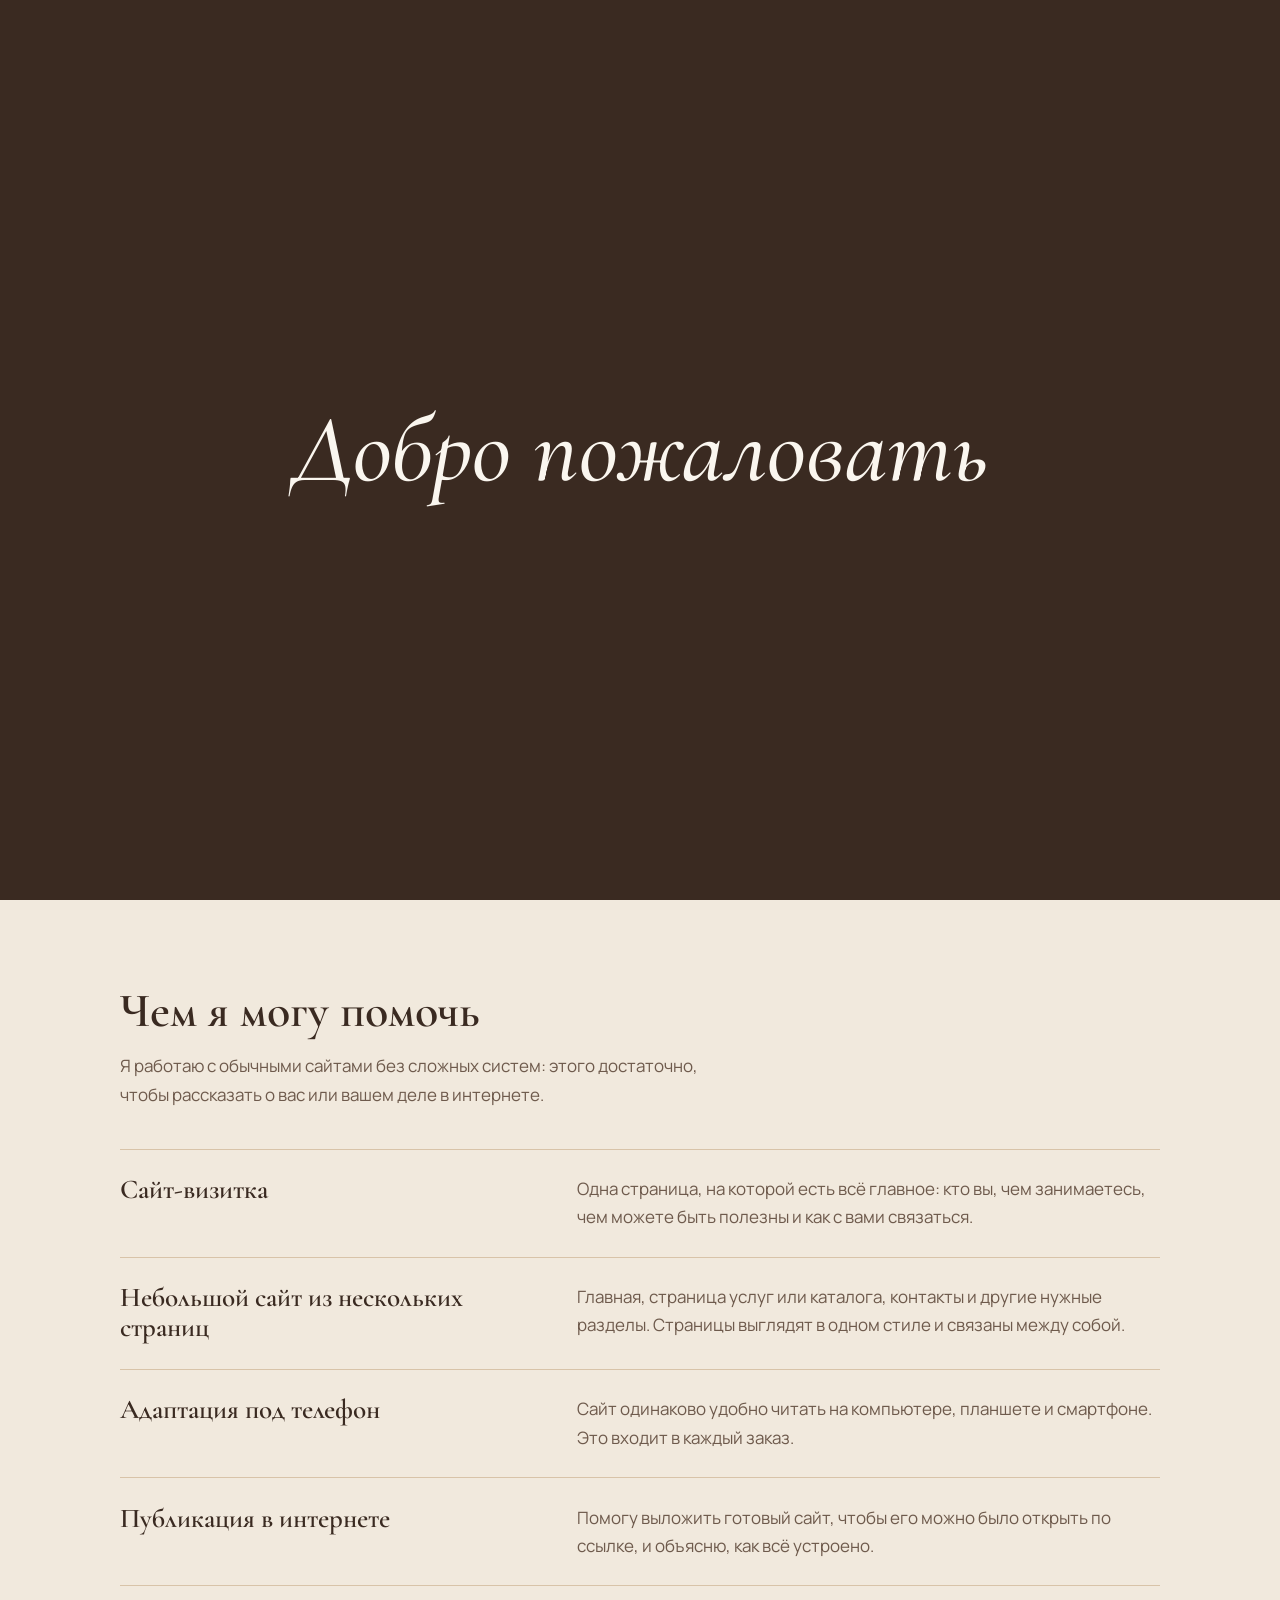
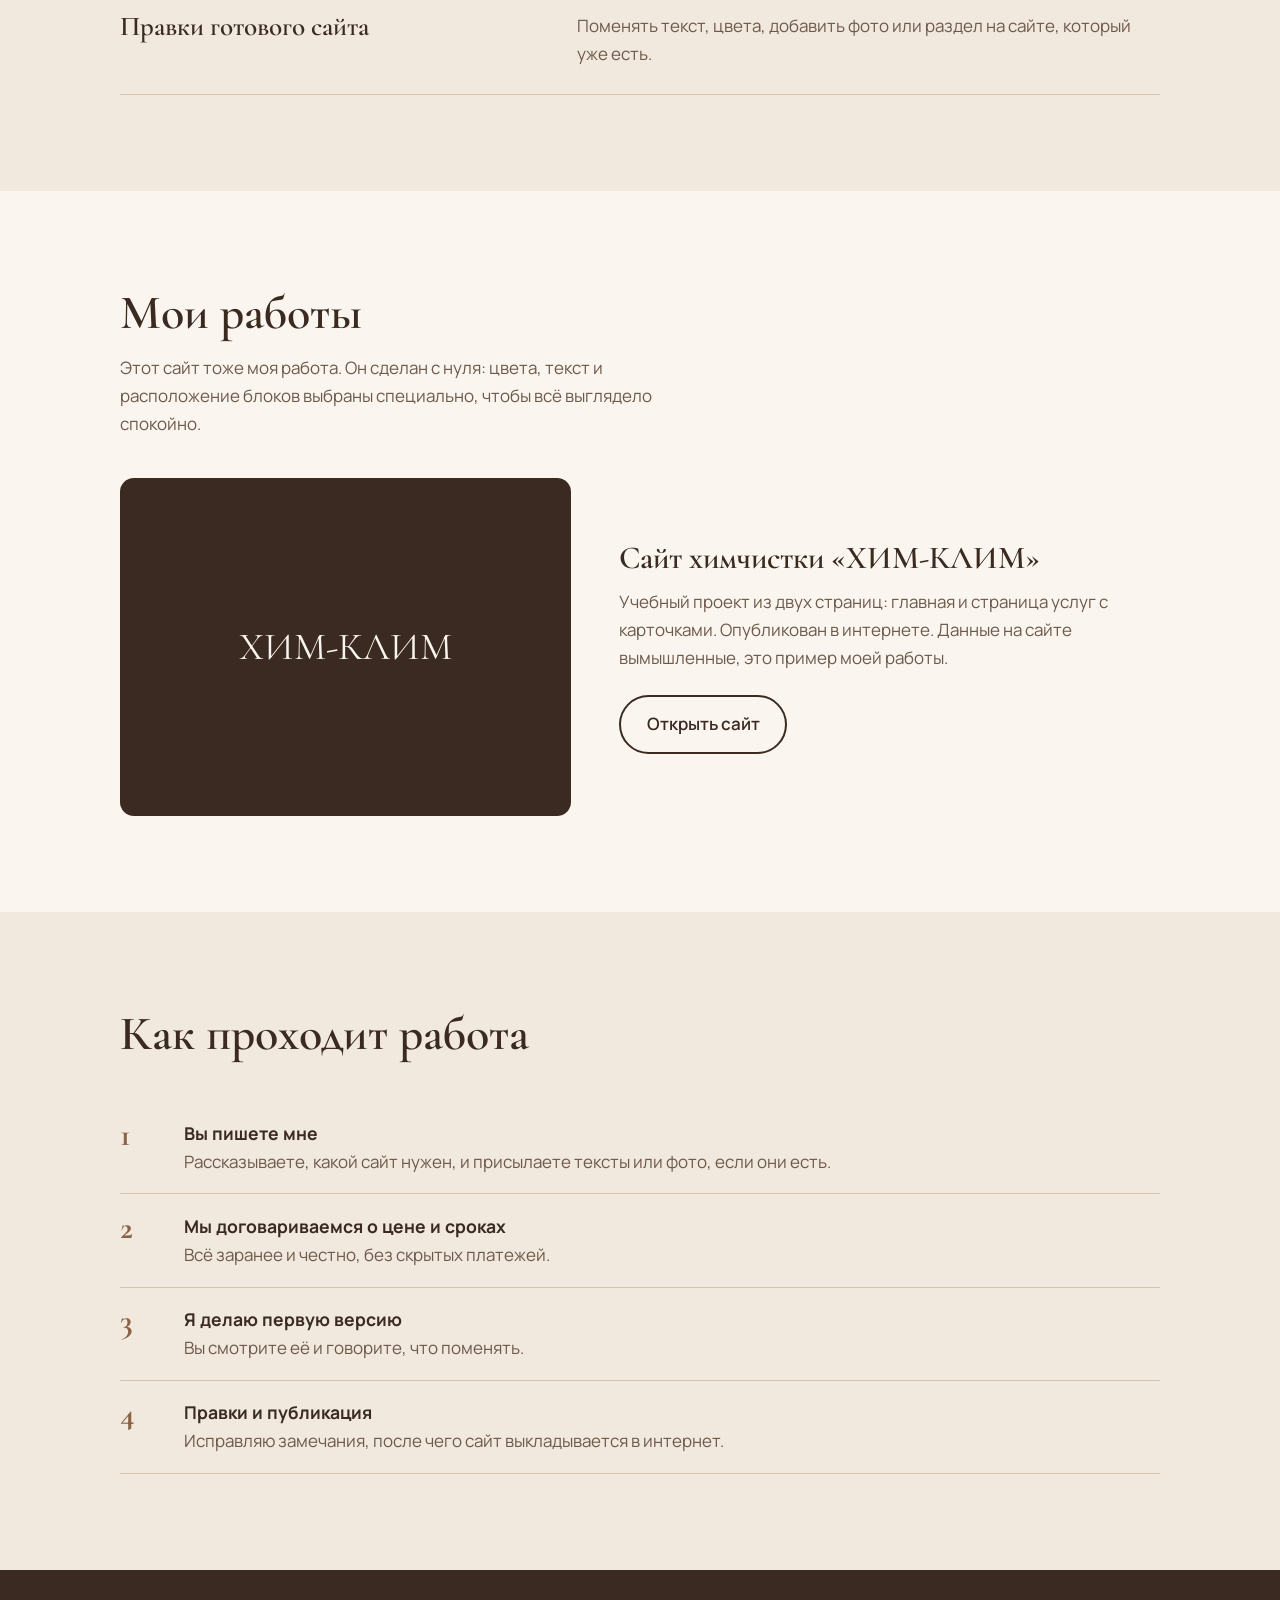
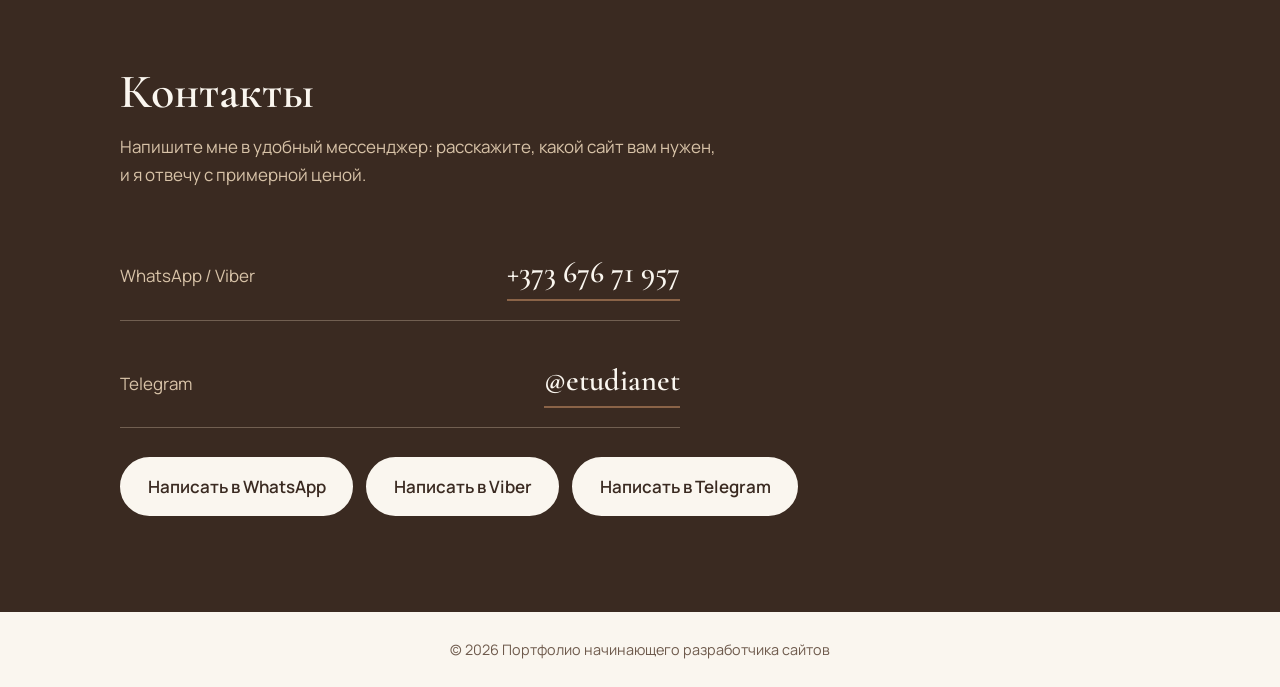
<file: index.html>
<!DOCTYPE html>
<html lang="ru">
<head>
  <meta charset="UTF-8">
  <meta name="viewport" content="width=device-width, initial-scale=1">
  <title>Сайты за небольшую стоимость — портфолио начинающего разработчика</title>
  <meta name="description" content="Начинающий разработчик сайтов. Делаю аккуратные сайты-визитки и небольшие сайты за небольшую стоимость.">

  <link rel="preconnect" href="https://fonts.googleapis.com">
  <link rel="preconnect" href="https://fonts.gstatic.com" crossorigin>
  <link href="https://fonts.googleapis.com/css2?family=Cormorant+Garamond:ital,wght@0,500;0,600;0,700;1,500&family=Manrope:wght@400;500;600&display=swap" rel="stylesheet">

  <link rel="stylesheet" href="style.css">
  <noscript><style>.welcome { display: none; }</style></noscript>
</head>
<body class="locked">

  <!-- Всплывающее приветствие -->
  <div class="welcome" id="welcome" role="dialog" aria-label="Приветствие">
    <p>Добро пожаловать</p>
  </div>

  <header class="nav">
    <div class="wrap">
      <a class="logo" href="#home">Портфолио</a>
      <nav aria-label="Главное меню">
        <ul>
          <li><a href="#home">Главная</a></li>
          <li><a href="#services">Услуги</a></li>
          <li><a href="#works">Работы</a></li>
          <li><a href="prices.html">Цены</a></li>
          <li><a href="#contacts">Контакты</a></li>
        </ul>
      </nav>
    </div>
  </header>

  <main>
    <!-- Главная -->
    <div class="hero" id="home">
      <div class="wrap">
        <h1>Здравствуйте!Меня зовут Климов Дмитрий, я начинающий разработчик сайтов.
        <p class="lead">
          Я начинающий разработчик сайтов и беру за работу небольшую стоимость.
          Каждый заказ делаю внимательно и аккуратно: простой, спокойный дизайн,
          понятный текст и сайт, который удобно открывать с телефона.
        </p>
        <div class="actions">
          <a class="btn" href="#contacts">Связаться со мной</a>
          <a class="btn ghost" href="prices.html">Посмотреть цены</a>
        </div>
      </div>
    </div>

    <!-- Услуги -->
    <section class="alt" id="services">
      <div class="wrap">
        <div class="section-head">
          <h2>Чем я могу помочь</h2>
          <p>Я работаю с обычными сайтами без сложных систем: этого достаточно, чтобы рассказать о вас или вашем деле в интернете.</p>
        </div>
        <ul class="rows">
          <li>
            <h3>Сайт-визитка</h3>
            <p>Одна страница, на которой есть всё главное: кто вы, чем занимаетесь, чем можете быть полезны и как с вами связаться.</p>
          </li>
          <li>
            <h3>Небольшой сайт из нескольких страниц</h3>
            <p>Главная, страница услуг или каталога, контакты и другие нужные разделы. Страницы выглядят в одном стиле и связаны между собой.</p>
          </li>
          <li>
            <h3>Адаптация под телефон</h3>
            <p>Сайт одинаково удобно читать на компьютере, планшете и смартфоне. Это входит в каждый заказ.</p>
          </li>
          <li>
            <h3>Публикация в интернете</h3>
            <p>Помогу выложить готовый сайт, чтобы его можно было открыть по ссылке, и объясню, как всё устроено.</p>
          </li>
          <li>
            <h3>Правки готового сайта</h3>
            <p>Поменять текст, цвета, добавить фото или раздел на сайте, который уже есть.</p>
          </li>
        </ul>
      </div>
    </section>

    <!-- Работы -->
    <section id="works">
      <div class="wrap">
        <div class="section-head">
          <h2>Мои работы</h2>
          <p>Этот сайт тоже моя работа. Он сделан с нуля: цвета, текст и расположение блоков выбраны специально, чтобы всё выглядело спокойно.</p>
        </div>
        <div class="work">
          <div class="work-preview" aria-hidden="true">ХИМ-КЛИМ</div>
          <div>
            <h3>Сайт химчистки «ХИМ-КЛИМ»</h3>
            <p>Учебный проект из двух страниц: главная и страница услуг с карточками. Опубликован в интернете. Данные на сайте вымышленные, это пример моей работы.</p>
            <!-- Вставьте сюда ссылку на ваш сайт на GitHub Pages вместо # -->
            <a class="btn ghost" href="https://klimovmitea-commits.github.io/him-klim-site/" target="_blank" rel="noopener">Открыть сайт</a>
          </div>
        </div>
      </div>
    </section>

    <!-- Как я работаю -->
    <section class="alt" id="process">
      <div class="wrap">
        <div class="section-head">
          <h2>Как проходит работа</h2>
        </div>
        <ol class="steps">
          <li><div><strong>Вы пишете мне</strong><span>Рассказываете, какой сайт нужен, и присылаете тексты или фото, если они есть.</span></div></li>
          <li><div><strong>Мы договариваемся о цене и сроках</strong><span>Всё заранее и честно, без скрытых платежей.</span></div></li>
          <li><div><strong>Я делаю первую версию</strong><span>Вы смотрите её и говорите, что поменять.</span></div></li>
          <li><div><strong>Правки и публикация</strong><span>Исправляю замечания, после чего сайт выкладывается в интернет.</span></div></li>
        </ol>
      </div>
    </section>

    <!-- Контакты -->
    <section class="contacts" id="contacts">
      <div class="wrap">
        <div class="section-head">
          <h2>Контакты</h2>
          <p>Напишите мне в удобный мессенджер: расскажите, какой сайт вам нужен, и я отвечу с примерной ценой.</p>
        </div>
        <div class="contact-list">
          <div class="contact-item">
            <span class="label">WhatsApp / Viber</span>
            <a href="tel:+37367671957">+373 676 71 957</a>
          </div>
          <div class="contact-item">
            <span class="label">Telegram</span>
            <a href="https://t.me/etudianet" target="_blank" rel="noopener">@etudianet</a>
          </div>
        </div>
        <div class="msg-links">
          <a class="btn" href="https://wa.me/37367671957" target="_blank" rel="noopener">Написать в WhatsApp</a>
          <a class="btn" href="viber://chat?number=%2B37367671957">Написать в Viber</a>
          <a class="btn" href="https://t.me/etudianet" target="_blank" rel="noopener">Написать в Telegram</a>
        </div>
      </div>
    </section>
  </main>

  <footer>
    <div class="wrap">© 2026 Портфолио начинающего разработчика сайтов</div>
  </footer>

  <script>
    (function () {
      var welcome = document.getElementById('welcome');
      var seen = false;

      // Если человек уже видел приветствие в этой вкладке (например, вернулся со страницы цен), не показываем снова
      try { seen = sessionStorage.getItem('welcomeSeen') === '1'; } catch (e) {}

      function hide() {
        welcome.classList.add('gone');
        document.body.classList.remove('locked');
        try { sessionStorage.setItem('welcomeSeen', '1'); } catch (e) {}
        setTimeout(function () { welcome.style.display = 'none'; }, 1000);
      }

      if (seen) {
        welcome.style.display = 'none';
        document.body.classList.remove('locked');
      } else {
        setTimeout(hide, 2300);
        welcome.addEventListener('click', hide);
      }
    })();
  </script>
</body>
</html>
</file>
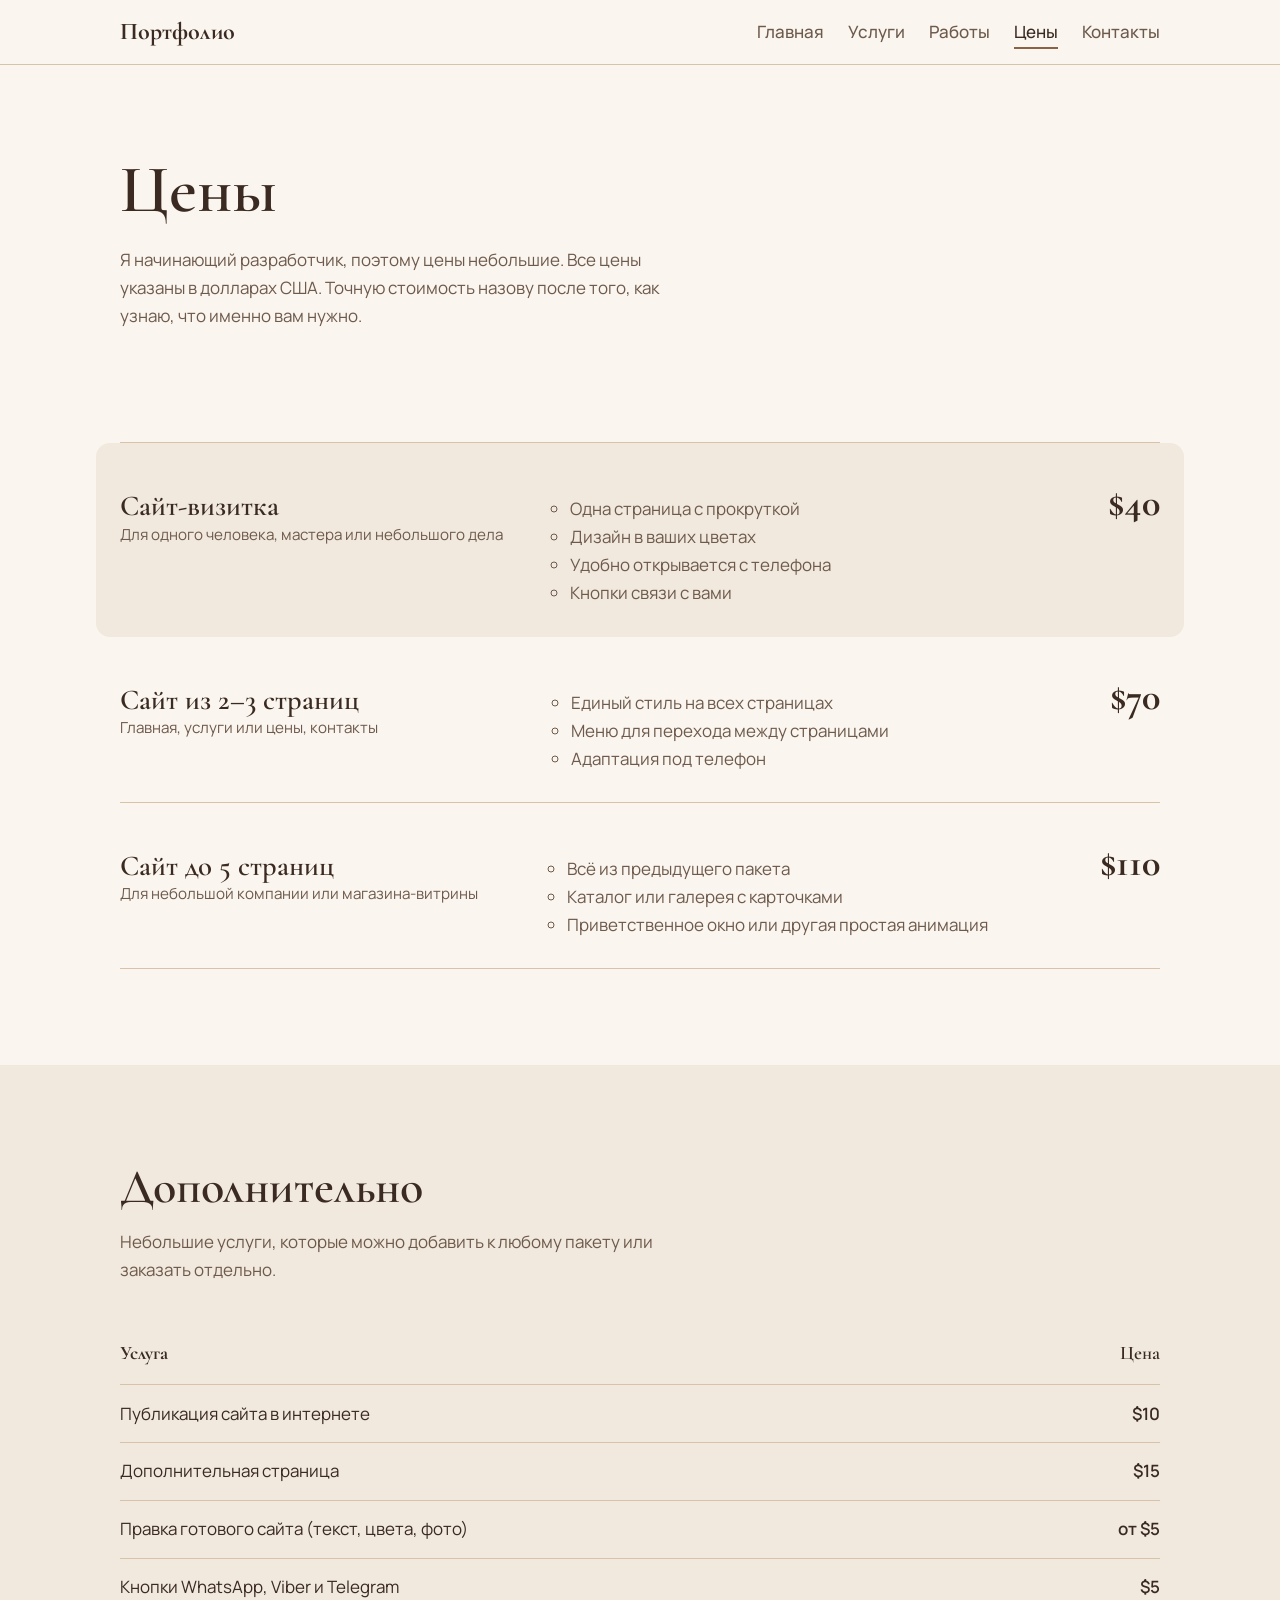
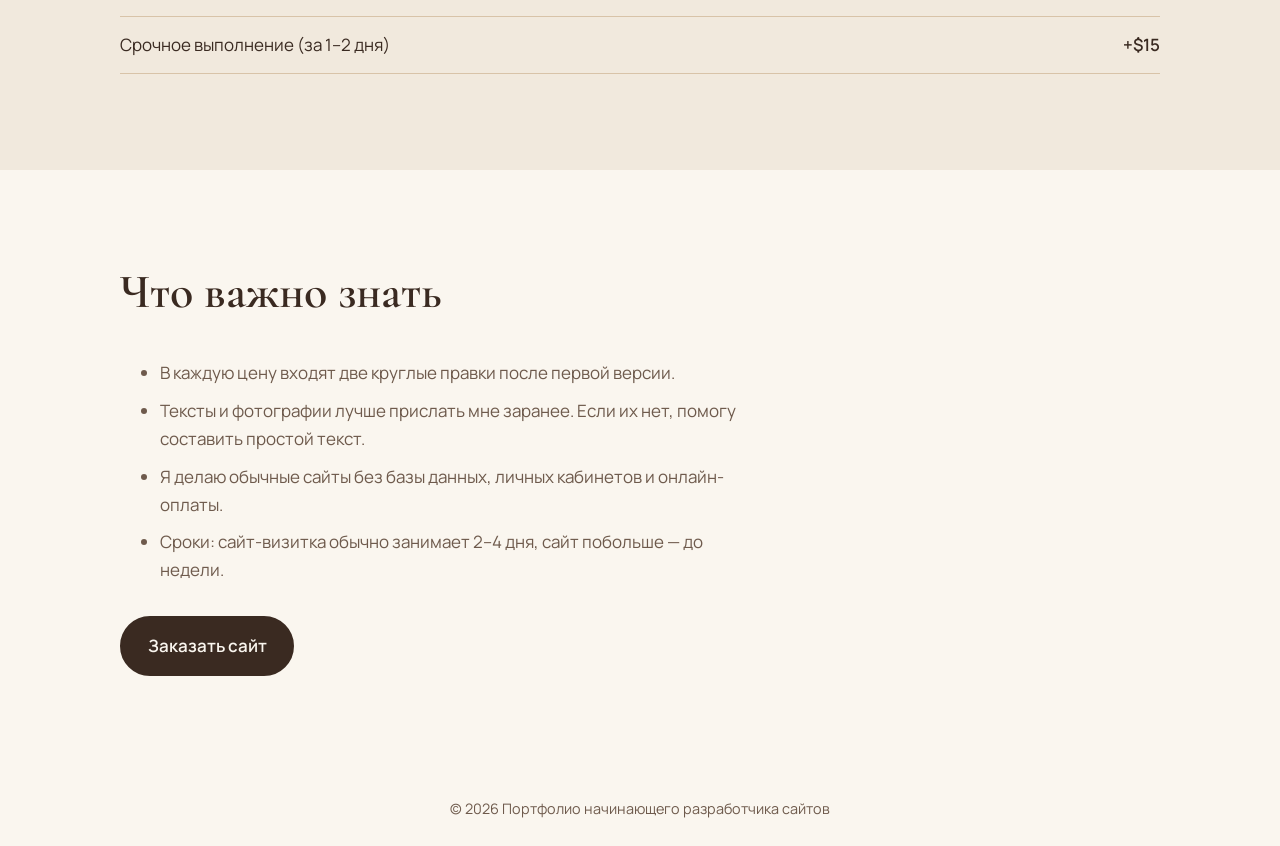
<file: prices.html>
<!DOCTYPE html>
<html lang="ru">
<head>
  <meta charset="UTF-8">
  <meta name="viewport" content="width=device-width, initial-scale=1">
  <title>Цены — сайты за небольшую стоимость</title>
  <meta name="description" content="Прайс-лист на создание простых сайтов. Сайт-визитка от $40.">

  <link rel="preconnect" href="https://fonts.googleapis.com">
  <link rel="preconnect" href="https://fonts.gstatic.com" crossorigin>
  <link href="https://fonts.googleapis.com/css2?family=Cormorant+Garamond:ital,wght@0,500;0,600;0,700;1,500&family=Manrope:wght@400;500;600&display=swap" rel="stylesheet">

  <link rel="stylesheet" href="style.css">
</head>
<body>

  <header class="nav">
    <div class="wrap">
      <a class="logo" href="index.html">Портфолио</a>
      <nav aria-label="Главное меню">
        <ul>
          <li><a href="index.html">Главная</a></li>
          <li><a href="index.html#services">Услуги</a></li>
          <li><a href="index.html#works">Работы</a></li>
          <li><a href="prices.html" aria-current="page">Цены</a></li>
          <li><a href="index.html#contacts">Контакты</a></li>
        </ul>
      </nav>
    </div>
  </header>

  <main>
    <div class="page-title">
      <div class="wrap">
        <h1>Цены</h1>
        <p>Я начинающий разработчик, поэтому цены небольшие. Все цены указаны в долларах США. Точную стоимость назову после того, как узнаю, что именно вам нужно.</p>
      </div>
    </div>

    <section>
      <div class="wrap">
        <ul class="packages">
          <li class="package main">
            <h3>Сайт-визитка<span class="for">Для одного человека, мастера или небольшого дела</span></h3>
            <ul>
              <li>Одна страница с прокруткой</li>
              <li>Дизайн в ваших цветах</li>
              <li>Удобно открывается с телефона</li>
              <li>Кнопки связи с вами</li>
            </ul>
            <div class="price">$40</div>
          </li>
          <li class="package">
            <h3>Сайт из 2–3 страниц<span class="for">Главная, услуги или цены, контакты</span></h3>
            <ul>
              <li>Единый стиль на всех страницах</li>
              <li>Меню для перехода между страницами</li>
              <li>Адаптация под телефон</li>
            </ul>
            <div class="price">$70</div>
          </li>
          <li class="package">
            <h3>Сайт до 5 страниц<span class="for">Для небольшой компании или магазина-витрины</span></h3>
            <ul>
              <li>Всё из предыдущего пакета</li>
              <li>Каталог или галерея с карточками</li>
              <li>Приветственное окно или другая простая анимация</li>
            </ul>
            <div class="price">$110</div>
          </li>
        </ul>
      </div>
    </section>

    <section class="alt">
      <div class="wrap">
        <div class="section-head">
          <h2>Дополнительно</h2>
          <p>Небольшие услуги, которые можно добавить к любому пакету или заказать отдельно.</p>
        </div>
        <div class="table-scroll">
          <table>
            <thead>
              <tr><th scope="col">Услуга</th><th scope="col">Цена</th></tr>
            </thead>
            <tbody>
              <tr><td>Публикация сайта в интернете</td><td>$10</td></tr>
              <tr><td>Дополнительная страница</td><td>$15</td></tr>
              <tr><td>Правка готового сайта (текст, цвета, фото)</td><td>от $5</td></tr>
              <tr><td>Кнопки WhatsApp, Viber и Telegram</td><td>$5</td></tr>
              <tr><td>Срочное выполнение (за 1–2 дня)</td><td>+$15</td></tr>
            </tbody>
          </table>
        </div>
      </div>
    </section>

    <section>
      <div class="wrap">
        <div class="section-head">
          <h2>Что важно знать</h2>
        </div>
        <ul class="notes">
          <li>В каждую цену входят две круглые правки после первой версии.</li>
          <li>Тексты и фотографии лучше прислать мне заранее. Если их нет, помогу составить простой текст.</li>
          <li>Я делаю обычные сайты без базы данных, личных кабинетов и онлайн-оплаты.</li>
          <li>Сроки: сайт-визитка обычно занимает 2–4 дня, сайт побольше — до недели.</li>
        </ul>
        <div class="actions" style="margin-top: 2rem;">
          <a class="btn" href="index.html#contacts">Заказать сайт</a>
        </div>
      </div>
    </section>
  </main>

  <footer>
    <div class="wrap">© 2026 Портфолио начинающего разработчика сайтов</div>
  </footer>

</body>
</html>
</file>
<file: style.css>
/* ===== Цвета и шрифты ===== */
:root {
  --milk: #faf6ef;
  --foam: #f1e9dd;
  --latte: #d8c3a8;
  --mocha: #8a6347;
  --espresso: #3a2a21;
  --muted: #6e5a4c;

  --serif: "Cormorant Garamond", Georgia, "Times New Roman", serif;
  --sans: "Manrope", system-ui, -apple-system, "Segoe UI", Arial, sans-serif;
}

* { box-sizing: border-box; }

html { scroll-behavior: smooth; scroll-padding-top: 76px; }

body {
  margin: 0;
  background: var(--milk);
  color: var(--espresso);
  font-family: var(--sans);
  font-size: 1.0625rem;
  line-height: 1.65;
}

body.locked { overflow: hidden; }

a { color: inherit; }

:focus-visible {
  outline: 3px solid var(--mocha);
  outline-offset: 3px;
  border-radius: 4px;
}

.wrap {
  width: min(1040px, 100% - 3rem);
  margin-inline: auto;
}

h1, h2, h3 {
  font-family: var(--serif);
  font-weight: 600;
  line-height: 1.1;
  margin: 0;
}

/* ===== Меню ===== */
.nav {
  position: sticky;
  top: 0;
  z-index: 20;
  background: rgba(250, 246, 239, 0.92);
  backdrop-filter: blur(8px);
  border-bottom: 1px solid var(--latte);
}

.nav .wrap {
  display: flex;
  align-items: center;
  justify-content: space-between;
  gap: 1rem;
  min-height: 64px;
  flex-wrap: wrap;
}

.logo {
  font-family: var(--serif);
  font-size: 1.5rem;
  font-weight: 700;
  text-decoration: none;
}

.nav ul {
  display: flex;
  gap: 1.5rem;
  list-style: none;
  margin: 0;
  padding: 0;
  flex-wrap: wrap;
}

.nav ul a {
  text-decoration: none;
  color: var(--muted);
  font-weight: 500;
  padding: 0.25rem 0;
  border-bottom: 2px solid transparent;
  transition: color 0.2s, border-color 0.2s;
}

.nav ul a:hover,
.nav ul a[aria-current="page"] {
  color: var(--espresso);
  border-color: var(--mocha);
}

/* ===== Приветственное окно ===== */
.welcome {
  position: fixed;
  inset: 0;
  z-index: 100;
  display: grid;
  place-items: center;
  background: var(--espresso);
  color: var(--milk);
  cursor: pointer;
  transition: transform 0.9s cubic-bezier(0.77, 0, 0.18, 1);
}

.welcome.gone { transform: translateY(-100%); }

.welcome p {
  margin: 0;
  padding: 0 1.5rem;
  text-align: center;
  font-family: var(--serif);
  font-style: italic;
  font-weight: 500;
  font-size: clamp(2.5rem, 9vw, 6rem);
  line-height: 1.1;
  opacity: 0;
  animation: rise 1s 0.2s ease forwards;
}

@keyframes rise {
  from { opacity: 0; transform: translateY(18px); }
  to   { opacity: 1; transform: none; }
}

/* ===== Главная ===== */
.hero {
  padding: clamp(4rem, 12vw, 9rem) 0 clamp(3rem, 8vw, 6rem);
}

.hero h1 {
  font-size: clamp(2rem, 4.5vw, 3.4rem);
  max-width: 20ch;
  letter-spacing: -0.01em;
}

.hero .lead {
  max-width: 56ch;
  margin: 1.75rem 0 0;
  font-size: 1.2rem;
  color: var(--muted);
}

.hero .actions {
  display: flex;
  flex-wrap: wrap;
  gap: 0.9rem;
  margin-top: 2.25rem;
}

.btn {
  display: inline-block;
  padding: 0.85rem 1.6rem;
  border-radius: 999px;
  border: 2px solid var(--espresso);
  background: var(--espresso);
  color: var(--milk);
  font-weight: 600;
  text-decoration: none;
  transition: background 0.2s, color 0.2s;
}

.btn:hover { background: var(--mocha); border-color: var(--mocha); }

.btn.ghost { background: transparent; color: var(--espresso); }
.btn.ghost:hover { background: var(--espresso); color: var(--milk); border-color: var(--espresso); }

/* ===== Секции ===== */
section { padding: clamp(3.5rem, 8vw, 6rem) 0; }

section.alt { background: var(--foam); }

.section-head { max-width: 60ch; margin-bottom: 2.5rem; }

.section-head h2 { font-size: clamp(2rem, 4.5vw, 3rem); }

.section-head p { margin: 0.9rem 0 0; color: var(--muted); }

/* Список услуг */
.rows { list-style: none; margin: 0; padding: 0; border-top: 1px solid var(--latte); }

.rows li {
  display: grid;
  grid-template-columns: minmax(0, 1fr) minmax(0, 1.4fr);
  gap: 1rem 2.5rem;
  padding: 1.6rem 0;
  border-bottom: 1px solid var(--latte);
}

.rows h3 { font-size: 1.7rem; }

.rows p { margin: 0; color: var(--muted); }

/* Работы */
.work {
  display: grid;
  grid-template-columns: minmax(0, 1fr) minmax(0, 1.2fr);
  gap: 2rem 3rem;
  align-items: center;
}

.work-preview {
  aspect-ratio: 4 / 3;
  border-radius: 14px;
  background: var(--espresso);
  color: var(--milk);
  display: grid;
  place-items: center;
  text-align: center;
  padding: 1.5rem;
  font-family: var(--serif);
  font-size: clamp(1.5rem, 4vw, 2.4rem);
  line-height: 1.15;
}

.work h3 { font-size: 2rem; }

.work p { color: var(--muted); margin: 0.8rem 0 1.4rem; }

/* Этапы — это настоящая последовательность, поэтому с номерами */
.steps { list-style: none; margin: 0; padding: 0; counter-reset: step; }

.steps li {
  counter-increment: step;
  display: grid;
  grid-template-columns: 3rem 1fr;
  gap: 1rem;
  padding: 1.1rem 0;
  border-bottom: 1px solid var(--latte);
}

.steps li::before {
  content: counter(step);
  font-family: var(--serif);
  font-size: 2rem;
  font-weight: 700;
  color: var(--mocha);
  line-height: 1;
}

.steps strong { display: block; font-size: 1.1rem; }

.steps span { color: var(--muted); }

/* Контакты */
.contacts {
  background: var(--espresso);
  color: var(--milk);
}

.contacts .section-head p { color: var(--latte); }

.contact-list { display: grid; gap: 1rem; max-width: 560px; }

.contact-item {
  display: flex;
  justify-content: space-between;
  align-items: baseline;
  gap: 1rem;
  flex-wrap: wrap;
  padding: 1.2rem 0;
  border-bottom: 1px solid rgba(216, 195, 168, 0.35);
}

.contact-item .label { color: var(--latte); }

.contact-item a {
  font-family: var(--serif);
  font-size: 1.9rem;
  font-weight: 600;
  text-decoration: none;
  border-bottom: 2px solid var(--mocha);
}

.contact-item a:hover { color: var(--latte); }

.contacts :focus-visible { outline-color: var(--latte); }

.msg-links { display: flex; flex-wrap: wrap; gap: 0.8rem; margin-top: 1.8rem; }

.contacts .btn { background: var(--milk); color: var(--espresso); border-color: var(--milk); }
.contacts .btn:hover { background: var(--latte); border-color: var(--latte); }

footer {
  padding: 1.6rem 0;
  text-align: center;
  font-size: 0.9rem;
  color: var(--muted);
  background: var(--milk);
}

/* ===== Страница цен ===== */
.page-title { padding: clamp(3rem, 8vw, 5.5rem) 0 1rem; }

.page-title h1 { font-size: clamp(2.6rem, 6vw, 4.2rem); }

.page-title p { max-width: 58ch; margin: 1.2rem 0 0; color: var(--muted); }

.packages { list-style: none; margin: 0; padding: 0; border-top: 1px solid var(--latte); }

.package {
  display: grid;
  grid-template-columns: minmax(0, 1.3fr) minmax(0, 1.7fr) auto;
  gap: 0.8rem 2rem;
  align-items: baseline;
  padding: 1.8rem 0;
  border-bottom: 1px solid var(--latte);
}

.package h3 { font-size: 1.8rem; }

.package .for { display: block; margin-top: 0.3rem; font-family: var(--sans); font-size: 0.95rem; color: var(--muted); font-weight: 400; }

.package ul { margin: 0; padding-left: 1.1rem; color: var(--muted); }

.package .price {
  font-family: var(--serif);
  font-size: 2.4rem;
  font-weight: 700;
  white-space: nowrap;
}

.package.main { background: var(--foam); padding-inline: 1.5rem; margin-inline: -1.5rem; border-radius: 14px; border-bottom-color: transparent; }

.table-scroll { overflow-x: auto; }

table { width: 100%; border-collapse: collapse; min-width: 420px; }

th, td { text-align: left; padding: 0.9rem 0; border-bottom: 1px solid var(--latte); }

th { font-family: var(--serif); font-size: 1.2rem; }

td:last-child, th:last-child { text-align: right; white-space: nowrap; font-weight: 600; }

.notes { max-width: 62ch; color: var(--muted); }

.notes li { margin-bottom: 0.6rem; }

/* ===== Телефоны ===== */
@media (max-width: 760px) {
  .rows li,
  .work,
  .package { grid-template-columns: 1fr; }

  .package .price { font-size: 2rem; }

  .nav ul { gap: 1rem; font-size: 0.95rem; }

  .package.main { margin-inline: -1rem; padding-inline: 1rem; }
}

@media (prefers-reduced-motion: reduce) {
  html { scroll-behavior: auto; }
  .welcome { transition: none; }
  .welcome p { animation: none; opacity: 1; }
}
</file>
